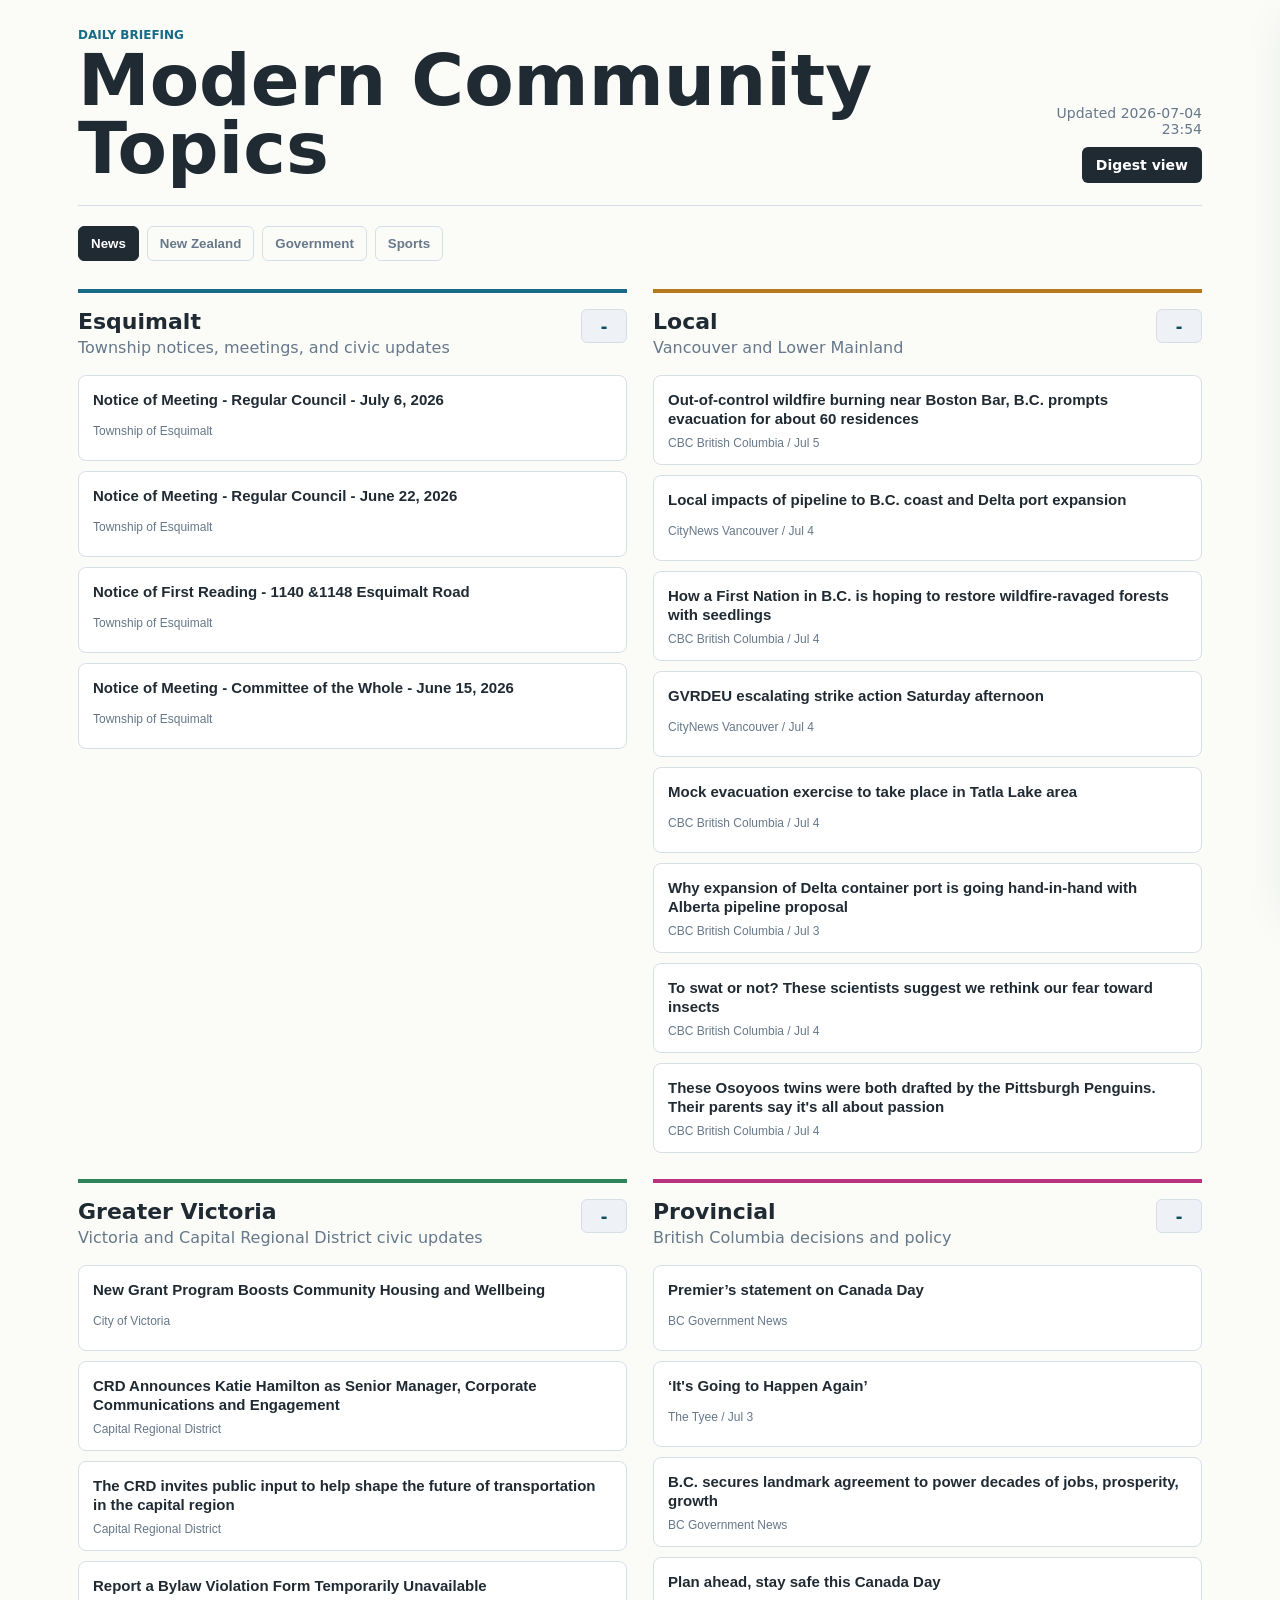
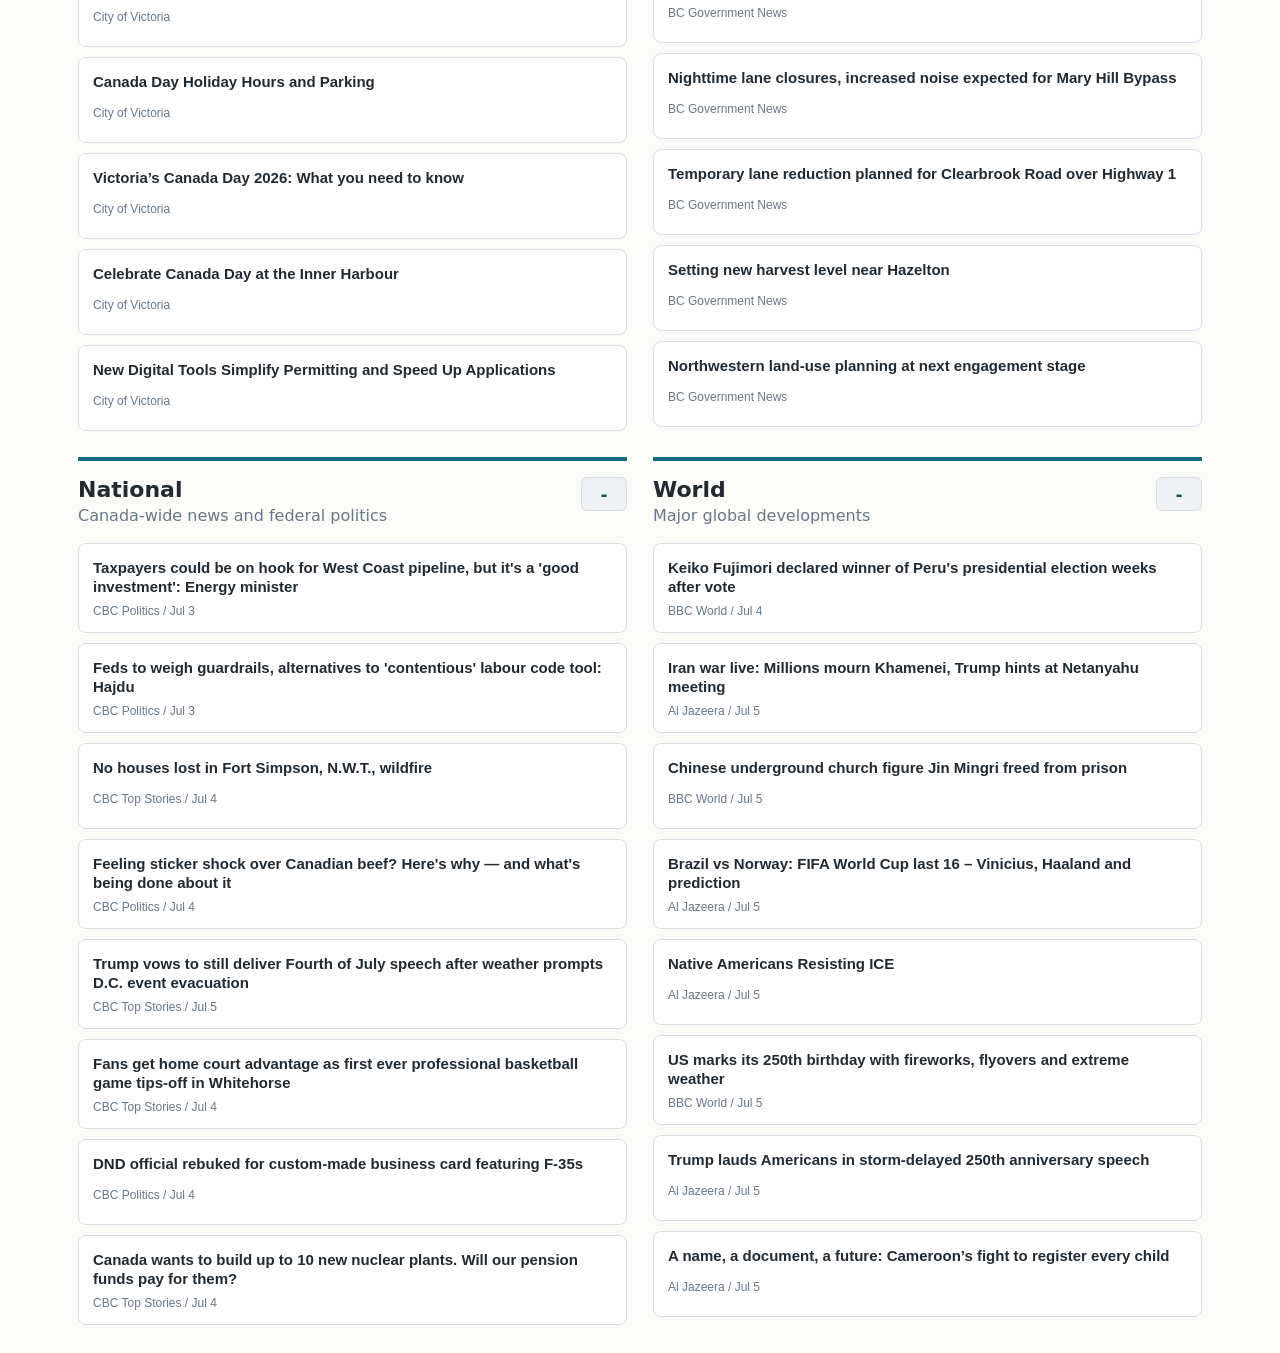
<file: web/index.html>
<!doctype html>
<html lang="en">
  <head>
    <meta charset="utf-8">
    <meta name="viewport" content="width=device-width, initial-scale=1">
    <meta name="theme-color" content="#1c3442">
    <meta name="apple-mobile-web-app-capable" content="yes">
    <meta name="apple-mobile-web-app-title" content="Community">
    <meta name="apple-mobile-web-app-status-bar-style" content="default">
    <title>Modern Community Topics</title>
    <link rel="apple-touch-icon" sizes="180x180" href="apple-touch-icon.png">
    <link rel="icon" type="image/png" sizes="192x192" href="../assets/icon-192.png">
    <link rel="manifest" href="manifest.webmanifest">
    <script>
      window.modernCommunityTopicsAssetVersion =
        new URLSearchParams(window.location.search).get("app") || String(Date.now());
      document.write(
        '<link rel="stylesheet" href="styles.css?v=' +
          encodeURIComponent(window.modernCommunityTopicsAssetVersion) +
          '">'
      );
    </script>
    <noscript><link rel="stylesheet" href="styles.css"></noscript>
  </head>
  <body>
    <main class="shell">
      <header class="topbar">
        <div>
          <p class="eyebrow">Daily Briefing</p>
          <h1>Modern Community Topics</h1>
        </div>
        <div class="meta">
          <span id="generated">Loading</span>
          <a class="digest-link" href="../data/digest.html">Digest view</a>
        </div>
      </header>

      <nav class="tabs" aria-label="Briefing views">
        <button class="tab active" data-view="news">News</button>
        <button class="tab" data-view="new-zealand">New Zealand</button>
        <button class="tab" data-view="government">Government</button>
        <button class="tab" data-view="sports">Sports</button>
      </nav>

      <section class="briefing view active" id="briefing" aria-live="polite"></section>
      <section class="new-zealand view" id="new-zealand" aria-live="polite"></section>
      <section class="government view" id="government" aria-live="polite"></section>
      <section class="sports view" id="sports" aria-live="polite"></section>
    </main>

    <aside class="drawer" id="drawer" aria-hidden="true">
      <button class="close" id="closeDrawer" aria-label="Close story">x</button>
      <p class="drawer-source" id="drawerSource"></p>
      <h2 id="drawerTitle"></h2>
      <p id="drawerDescription"></p>
      <a class="primary-link" id="drawerLink" href="#">Read original</a>
      <div class="article-excerpt" id="articleExcerpt"></div>
      <div class="related">
        <h3>Other Coverage</h3>
        <ul id="relatedList"></ul>
      </div>
    </aside>

    <script>
      const appScript = document.createElement("script");
      appScript.src = "app.js?v=" + encodeURIComponent(window.modernCommunityTopicsAssetVersion || String(Date.now()));
      document.body.appendChild(appScript);
    </script>
  </body>
</html>
</file>
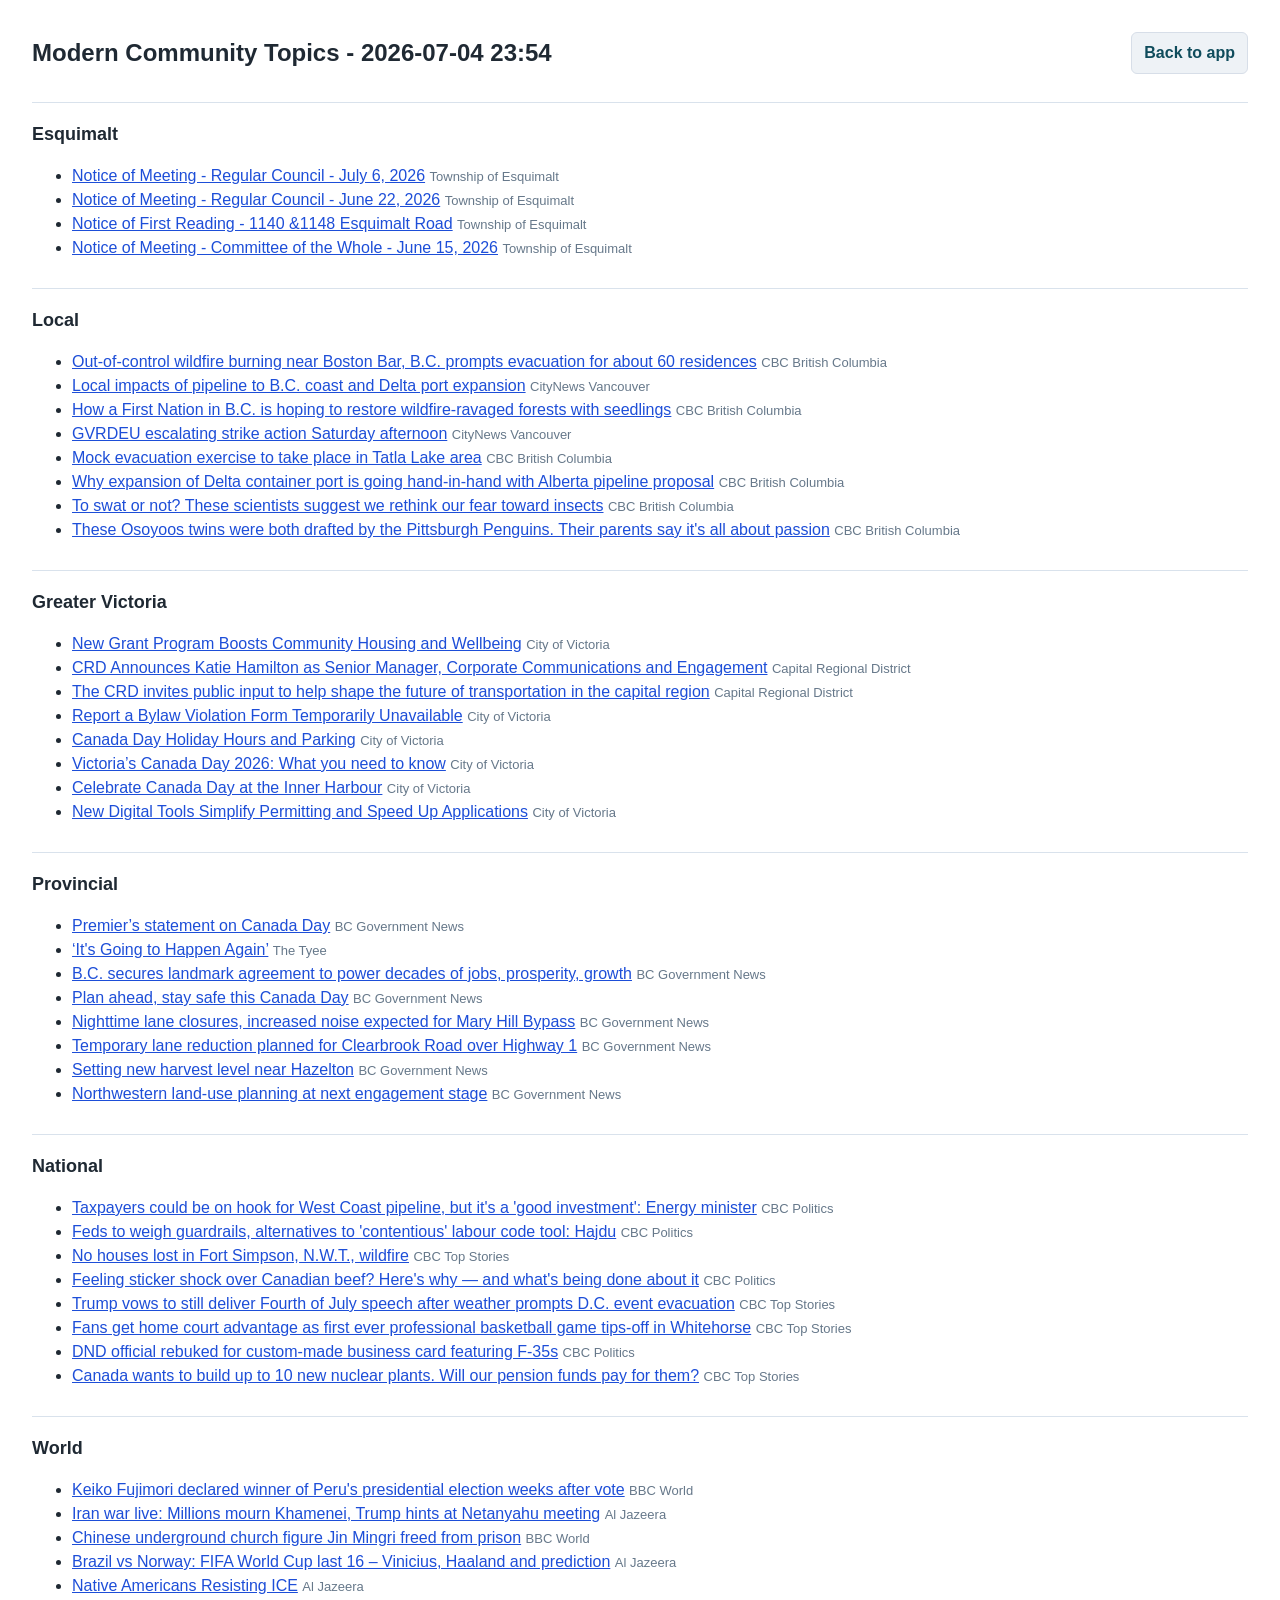
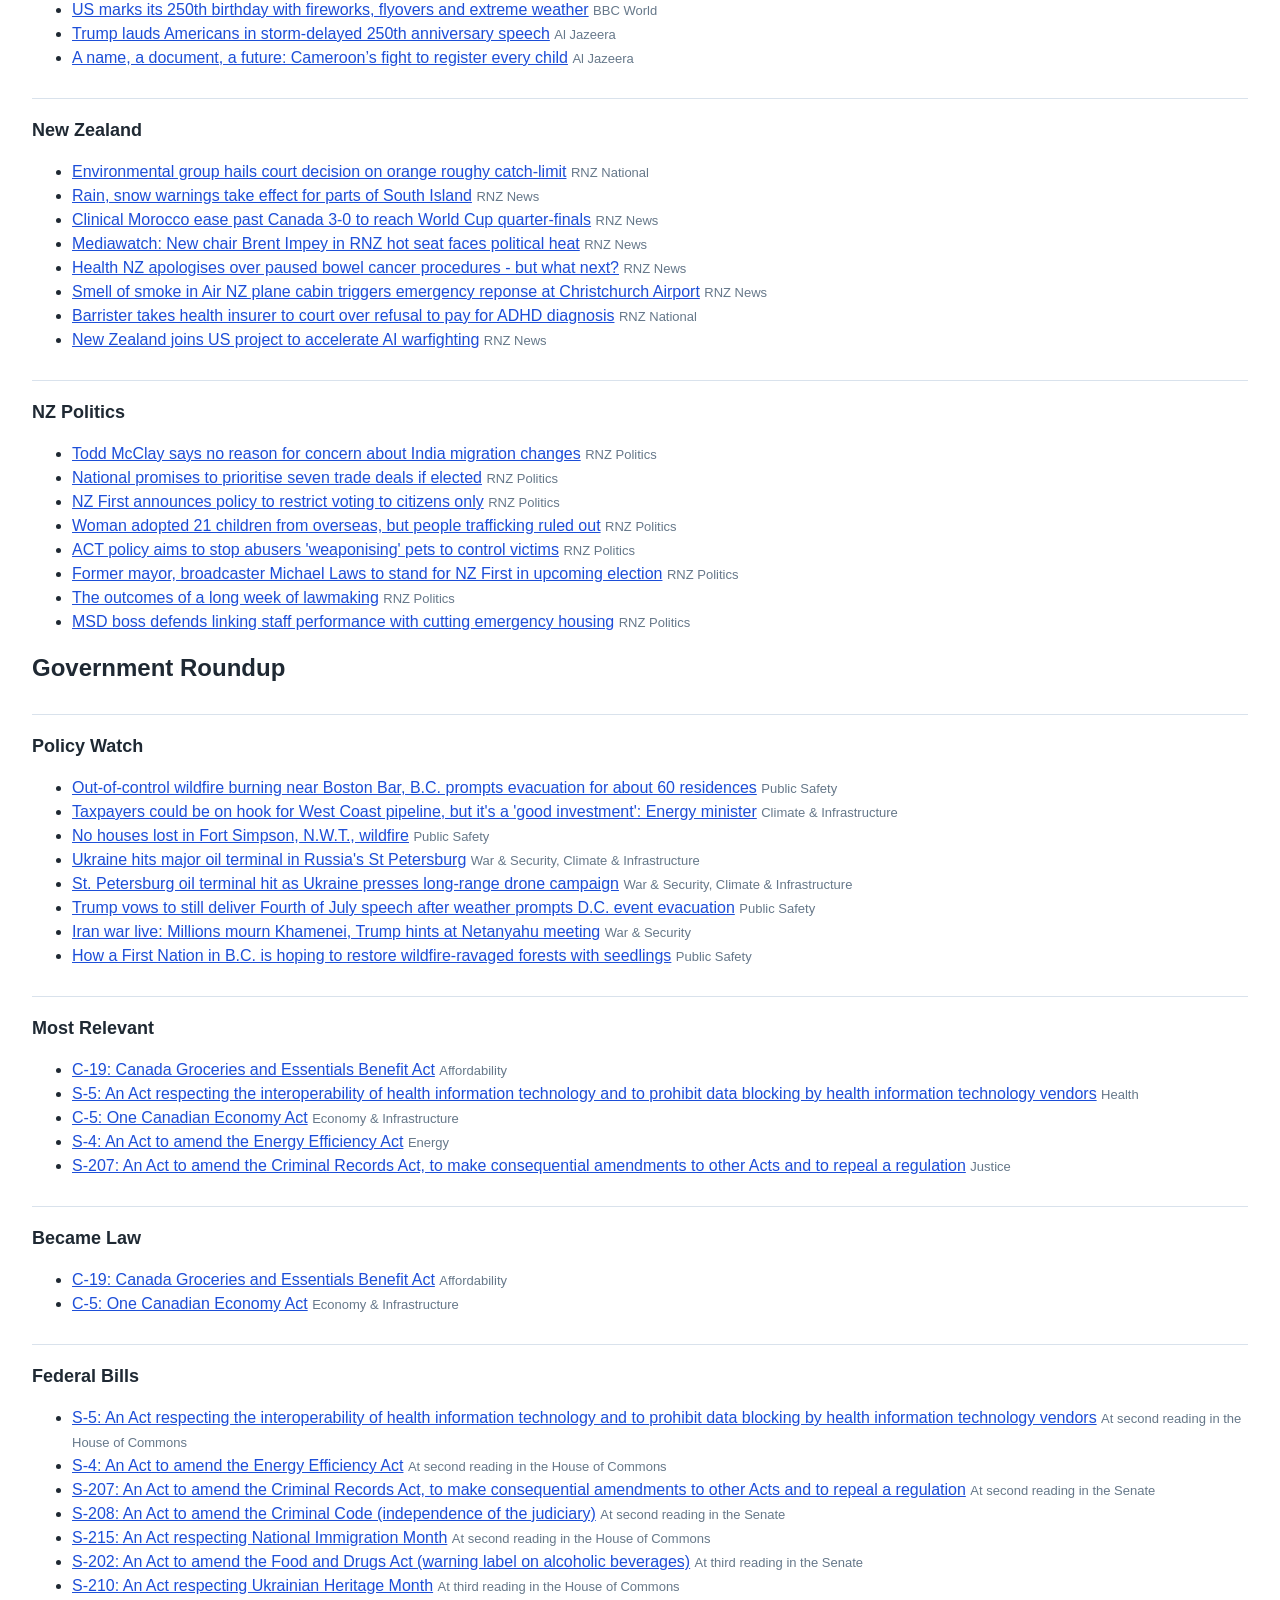
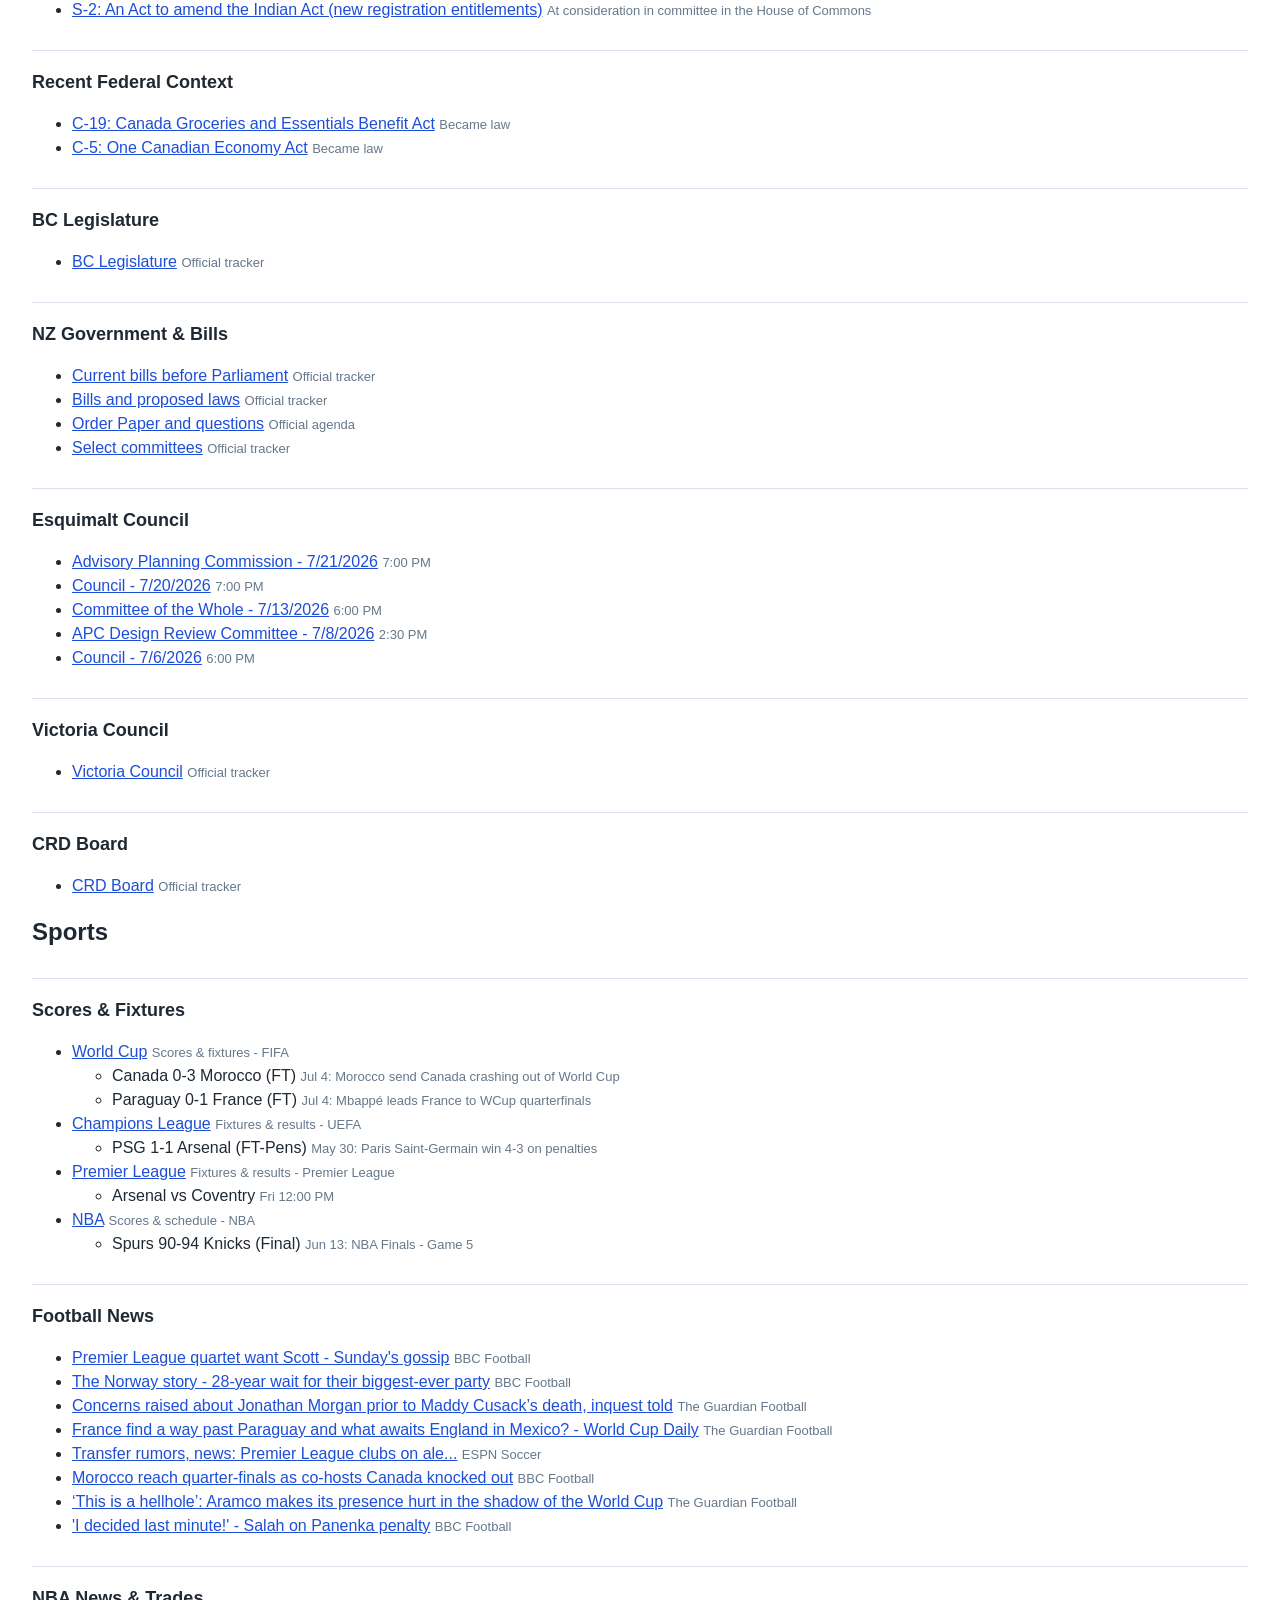
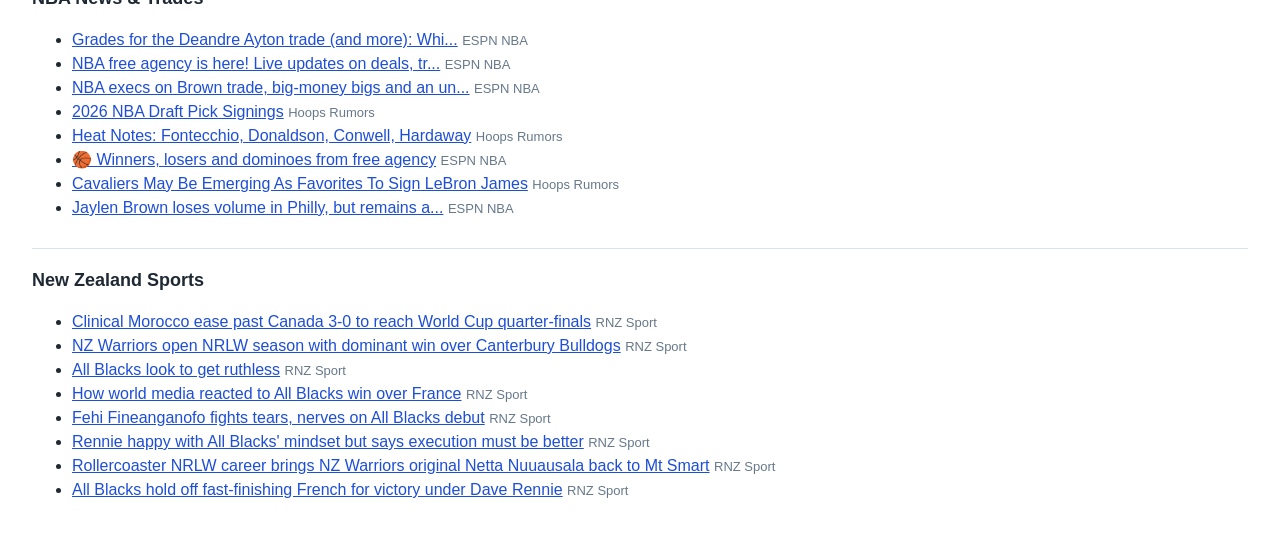
<file: data/digest.html>
<!doctype html>
    <html>
    <head>
      <meta charset="utf-8">
      <title>Modern Community Topics</title>
      <style>
        body { color: #1f2933; font-family: -apple-system, BlinkMacSystemFont, "Segoe UI", sans-serif; line-height: 1.5; margin: 32px; }
        h1 { font-size: 24px; margin: 0; }
        h2 { border-top: 1px solid #d9e2ec; font-size: 18px; margin-top: 28px; padding-top: 18px; }
        a { color: #1d4ed8; }
        .digest-header { align-items: center; display: flex; flex-wrap: wrap; gap: 12px; justify-content: space-between; margin-bottom: 18px; }
        .app-link { background: #eef2f6; border: 1px solid #d7dee8; border-radius: 6px; color: #0f4c5c; display: inline-block; font-weight: 700; padding: 8px 12px; text-decoration: none; }
        span { color: #66788a; font-size: 13px; }
      </style>
    </head>
    <body>
      <div class="digest-header">
        <h1>Modern Community Topics - 2026-07-04 23:54</h1>
        <a class="app-link" href="../web/">Back to app</a>
      </div>
      <h2>Esquimalt</h2><ul><li><a href="https://www.esquimalt.ca/community-events/news/notice-meeting-regular-council-july-6-2026">Notice of Meeting - Regular Council - July 6, 2026</a> <span>Township of Esquimalt</span></li>
<li><a href="https://www.esquimalt.ca/community-events/news/notice-meeting-regular-council-june-22-2026">Notice of Meeting - Regular Council - June 22, 2026</a> <span>Township of Esquimalt</span></li>
<li><a href="https://www.esquimalt.ca/community-events/news/notice-first-reading-1140-1148-esquimalt-road">Notice of First Reading - 1140 &amp;1148 Esquimalt Road</a> <span>Township of Esquimalt</span></li>
<li><a href="https://www.esquimalt.ca/community-events/news/notice-meeting-committee-whole-june-15-2026">Notice of Meeting - Committee of the Whole - June 15, 2026</a> <span>Township of Esquimalt</span></li></ul><h2>Local</h2><ul><li><a href="https://www.cbc.ca/news/canada/british-columbia/wildfire-near-boston-bar-tactical-evacuation-9.7259019?cmp=rss">Out-of-control wildfire burning near Boston Bar, B.C. prompts evacuation for about 60 residences</a> <span>CBC British Columbia</span></li>
<li><a href="https://vancouver.citynews.ca/2026/07/04/local-impacts-pipeline-b-c-coast/">Local impacts of pipeline to B.C. coast and Delta port expansion</a> <span>CityNews Vancouver</span></li>
<li><a href="https://www.cbc.ca/news/canada/british-columbia/osoyoos-forest-nursery-seelings-wildfire-forests-9.7257607?cmp=rss">How a First Nation in B.C. is hoping to restore wildfire-ravaged forests with seedlings</a> <span>CBC British Columbia</span></li>
<li><a href="https://vancouver.citynews.ca/2026/07/04/gvrdeu-escalate-strike-action/">GVRDEU escalating strike action Saturday afternoon</a> <span>CityNews Vancouver</span></li>
<li><a href="https://www.cbc.ca/news/canada/british-columbia/first-responders-conducting-evacuation-training-in-tatla-lake-area-9.7256724?cmp=rss">Mock evacuation exercise to take place in Tatla Lake area</a> <span>CBC British Columbia</span></li>
<li><a href="https://www.cbc.ca/news/canada/british-columbia/southern-pipeline-route-delta-roberts-bank-terminal-2-9.7256890?cmp=rss">Why expansion of Delta container port is going hand-in-hand with Alberta pipeline proposal</a> <span>CBC British Columbia</span></li>
<li><a href="https://www.cbc.ca/radio/sunday/insects-are-friends-not-foe-9.7242587?cmp=rss">To swat or not? These scientists suggest we rethink our fear toward insects</a> <span>CBC British Columbia</span></li>
<li><a href="https://www.cbc.ca/news/canada/british-columbia/osoyoos-bc-hockey-twins-drafted-nhl-pittsburgh-penguins-9.7255200?cmp=rss">These Osoyoos twins were both drafted by the Pittsburgh Penguins. Their parents say it&#x27;s all about passion</a> <span>CBC British Columbia</span></li></ul><h2>Greater Victoria</h2><ul><li><a href="https://www.victoria.ca/city-government/news/new-grant-program-boosts-community-housing-and-wellbeing">New Grant Program Boosts Community Housing and Wellbeing</a> <span>City of Victoria</span></li>
<li><a href="https://www.crd.ca/news/crd-announces-katie-hamilton-senior-manager-corporate-communications-and-engagement">​CRD Announces Katie Hamilton as Senior Manager, Corporate Communications and Engagement</a> <span>Capital Regional District</span></li>
<li><a href="https://www.crd.ca/news/crd-invites-public-input-help-shape-future-transportation-capital-region">The CRD invites public input to help shape the future of transportation in the capital region</a> <span>Capital Regional District</span></li>
<li><a href="https://www.victoria.ca/city-government/news/report-bylaw-violation-form-temporarily-unavailable">Report a Bylaw Violation Form Temporarily Unavailable</a> <span>City of Victoria</span></li>
<li><a href="https://www.victoria.ca/city-government/news/canada-day-holiday-hours-and-parking-3">Canada Day Holiday Hours and Parking</a> <span>City of Victoria</span></li>
<li><a href="https://www.victoria.ca/city-government/news/victorias-canada-day-2026-what-you-need-know">Victoria’s Canada Day 2026: What you need to know</a> <span>City of Victoria</span></li>
<li><a href="https://www.victoria.ca/city-government/news/celebrate-canada-day-inner-harbour">Celebrate Canada Day at the Inner Harbour</a> <span>City of Victoria</span></li>
<li><a href="https://www.victoria.ca/city-government/news/new-digital-tools-simplify-permitting-and-speed-applications">New Digital Tools Simplify Permitting and Speed Up Applications</a> <span>City of Victoria</span></li></ul><h2>Provincial</h2><ul><li><a href="https://news.gov.bc.ca/releases/2026PREM0043-000761">Premier’s statement on Canada Day</a> <span>BC Government News</span></li>
<li><a href="https://thetyee.ca/News/2026/07/03/Going-Happen-Again/">‘It&#x27;s Going to Happen Again’</a> <span>The Tyee</span></li>
<li><a href="https://news.gov.bc.ca/releases/2026PREM0046-000779">B.C. secures landmark agreement to power decades of jobs, prosperity, growth</a> <span>BC Government News</span></li>
<li><a href="https://news.gov.bc.ca/releases/2026EMCR0029-000754">Plan ahead, stay safe this Canada Day</a> <span>BC Government News</span></li>
<li><a href="https://news.gov.bc.ca/releases/2026TT0063-000782">Nighttime lane closures, increased noise expected for Mary Hill Bypass</a> <span>BC Government News</span></li>
<li><a href="https://news.gov.bc.ca/releases/2026TT0064-000783">Temporary lane reduction planned for Clearbrook Road over Highway 1</a> <span>BC Government News</span></li>
<li><a href="https://news.gov.bc.ca/releases/2026FOR0034-000780">Setting new harvest level near Hazelton</a> <span>BC Government News</span></li>
<li><a href="https://news.gov.bc.ca/releases/2026WLRS0031-000781">Northwestern land-use planning at next engagement stage</a> <span>BC Government News</span></li></ul><h2>National</h2><ul><li><a href="https://www.cbc.ca/news/politics/taxpayers-could-be-on-hook-for-west-coast-pipeline-but-it-s-a-good-investment-energy-minister-9.7258006?cmp=rss">Taxpayers could be on hook for West Coast pipeline, but it&#x27;s a &#x27;good investment&#x27;: Energy minister</a> <span>CBC Politics</span></li>
<li><a href="https://www.cbc.ca/news/politics/feds-to-weigh-guardrails-alternatives-to-contentious-labour-code-tool-hajdu-9.7257490?cmp=rss">Feds to weigh guardrails, alternatives to &#x27;contentious&#x27; labour code tool: Hajdu</a> <span>CBC Politics</span></li>
<li><a href="https://www.cbc.ca/news/canada/north/fort-simpson-nwt-wildfire-9.7258696?cmp=rss">No houses lost in Fort Simpson, N.W.T., wildfire</a> <span>CBC Top Stories</span></li>
<li><a href="https://www.cbc.ca/news/politics/beef-prices-federal-government-interprovincial-trade-barrier-slaughterhouse-meat-9.7258043?cmp=rss">Feeling sticker shock over Canadian beef? Here&#x27;s why — and what&#x27;s being done about it</a> <span>CBC Politics</span></li>
<li><a href="https://www.cbc.ca/news/world/national-mall-evacuations-storm-trump-fourth-of-july-speech-9.7258943?cmp=rss">Trump vows to still deliver Fourth of July speech after weather prompts D.C. event evacuation</a> <span>CBC Top Stories</span></li>
<li><a href="https://www.cbc.ca/news/canada/north/professional-basketball-game-whitehorse-9.7258036?cmp=rss">Fans get home court advantage as first ever professional basketball game tips-off in Whitehorse</a> <span>CBC Top Stories</span></li>
<li><a href="https://www.cbc.ca/news/politics/f-35s-defence-department-business-card-9.7257273?cmp=rss">DND official rebuked for custom-made business card featuring F-35s</a> <span>CBC Politics</span></li>
<li><a href="https://www.cbc.ca/news/science/nuclear-strategy-pensions-electricity-9.7257049?cmp=rss">Canada wants to build up to 10 new nuclear plants. Will our pension funds pay for them?</a> <span>CBC Top Stories</span></li></ul><h2>World</h2><ul><li><a href="https://www.bbc.co.uk/news/articles/cr5jpvv06e1o?at_medium=RSS&amp;at_campaign=rss">Keiko Fujimori declared winner of Peru&#x27;s presidential election weeks after vote</a> <span>BBC World</span></li>
<li><a href="https://www.aljazeera.com/news/liveblog/2026/7/5/iran-war-live-huge-crowds-mourn-khamenei-trump-vows-calm-during-funeral?traffic_source=rss">Iran war live: Millions mourn Khamenei, Trump hints at Netanyahu meeting</a> <span>Al Jazeera</span></li>
<li><a href="https://www.bbc.co.uk/news/articles/c4gy51ky75vo?at_medium=RSS&amp;at_campaign=rss">Chinese underground church figure Jin Mingri freed from prison</a> <span>BBC World</span></li>
<li><a href="https://www.aljazeera.com/sports/2026/7/5/brazil-vs-norway-fifa-world-cup-last-16-vinicius-haaland-and-prediction?traffic_source=rss">Brazil vs Norway: FIFA World Cup last 16 – Vinicius, Haaland and prediction</a> <span>Al Jazeera</span></li>
<li><a href="https://www.aljazeera.com/video/witness/2026/7/5/native-americans-resisting-ice?traffic_source=rss">Native Americans Resisting ICE</a> <span>Al Jazeera</span></li>
<li><a href="https://www.bbc.co.uk/news/articles/cp9lppvkmz5o?at_medium=RSS&amp;at_campaign=rss">US marks its 250th birthday with fireworks, flyovers and extreme weather</a> <span>BBC World</span></li>
<li><a href="https://www.aljazeera.com/video/newsfeed/2026/7/5/aje-onl-nf_trump-lauds-americans-in-250th-anniversary-speech-050726?traffic_source=rss">Trump lauds Americans in storm-delayed 250th anniversary speech</a> <span>Al Jazeera</span></li>
<li><a href="https://www.aljazeera.com/news/2026/7/5/a-name-a-document-a-future-cameroons-fight-to-register-every-child?traffic_source=rss">A name, a document, a future: Cameroon’s fight to register every child</a> <span>Al Jazeera</span></li></ul><h2>New Zealand</h2><ul><li><a href="https://www.rnz.co.nz/news/crime-and-justice/657361/environmental-group-hails-court-decision-on-orange-roughy-catch-limit">Environmental group hails court decision on orange roughy catch-limit</a> <span>RNZ National</span></li>
<li><a href="https://www.rnz.co.nz/news/weather/672039/rain-snow-warnings-take-effect-for-parts-of-south-island">Rain, snow warnings take effect for parts of South Island</a> <span>RNZ News</span></li>
<li><a href="https://www.rnz.co.nz/news/sport/674418/clinical-morocco-ease-past-canada-3-0-to-reach-world-cup-quarter-finals">Clinical Morocco ease past Canada 3-0 to reach World Cup quarter-finals</a> <span>RNZ News</span></li>
<li><a href="https://www.rnz.co.nz/news/media-technology/672633/mediawatch-new-chair-brent-impey-in-rnz-hot-seat-faces-political-heat">Mediawatch: New chair Brent Impey in RNZ hot seat faces political heat</a> <span>RNZ News</span></li>
<li><a href="https://www.rnz.co.nz/news/health/671797/health-nz-apologises-over-paused-bowel-cancer-procedures-but-what-next">Health NZ apologises over paused bowel cancer procedures - but what next?</a> <span>RNZ News</span></li>
<li><a href="https://www.rnz.co.nz/news/emergency/666897/smell-of-smoke-in-air-nz-plane-cabin-triggers-emergency-reponse-at-christchurch-airport">Smell of smoke in Air NZ plane cabin triggers emergency reponse at Christchurch Airport</a> <span>RNZ News</span></li>
<li><a href="https://www.rnz.co.nz/news/health/657278/barrister-takes-health-insurer-to-court-over-refusal-to-pay-for-adhd-diagnosis">Barrister takes health insurer to court over refusal to pay for ADHD diagnosis</a> <span>RNZ National</span></li>
<li><a href="https://www.rnz.co.nz/news/world/674778/new-zealand-joins-us-project-to-accelerate-ai-warfighting">New Zealand joins US project to accelerate AI warfighting</a> <span>RNZ News</span></li></ul><h2>NZ Politics</h2><ul><li><a href="https://www.rnz.co.nz/news/political/673879/todd-mcclay-says-no-reason-for-concern-about-india-migration-changes">Todd McClay says no reason for concern about India migration changes</a> <span>RNZ Politics</span></li>
<li><a href="https://www.rnz.co.nz/news/political/672751/national-promises-to-prioritise-seven-trade-deals-if-elected">National promises to prioritise seven trade deals if elected</a> <span>RNZ Politics</span></li>
<li><a href="https://www.rnz.co.nz/news/political/673830/nz-first-announces-policy-to-restrict-voting-to-citizens-only">NZ First announces policy to restrict voting to citizens only</a> <span>RNZ Politics</span></li>
<li><a href="https://www.rnz.co.nz/news/political/665957/woman-adopted-21-children-from-overseas-but-people-trafficking-ruled-out">Woman adopted 21 children from overseas, but people trafficking ruled out</a> <span>RNZ Politics</span></li>
<li><a href="https://www.rnz.co.nz/news/political/673624/act-policy-aims-to-stop-abusers-weaponising-pets-to-control-victims">ACT policy aims to stop abusers &#x27;weaponising&#x27; pets to control victims</a> <span>RNZ Politics</span></li>
<li><a href="https://www.rnz.co.nz/news/political/658049/former-mayor-broadcaster-michael-laws-to-stand-for-nz-first-in-upcoming-election">Former mayor, broadcaster Michael Laws to stand for NZ First in upcoming election</a> <span>RNZ Politics</span></li>
<li><a href="https://www.rnz.co.nz/news/political/673386/the-outcomes-of-a-long-week-of-lawmaking">The outcomes of a long week of lawmaking</a> <span>RNZ Politics</span></li>
<li><a href="https://www.rnz.co.nz/news/political/657399/msd-boss-defends-linking-staff-performance-with-cutting-emergency-housing">MSD boss defends linking staff performance with cutting emergency housing</a> <span>RNZ Politics</span></li></ul>
      <h1>Government Roundup</h1>
      <h2>Policy Watch</h2><ul><li><a href="https://www.cbc.ca/news/canada/british-columbia/wildfire-near-boston-bar-tactical-evacuation-9.7259019?cmp=rss">Out-of-control wildfire burning near Boston Bar, B.C. prompts evacuation for about 60 residences</a> <span>Public Safety</span></li>
<li><a href="https://www.cbc.ca/news/politics/taxpayers-could-be-on-hook-for-west-coast-pipeline-but-it-s-a-good-investment-energy-minister-9.7258006?cmp=rss">Taxpayers could be on hook for West Coast pipeline, but it&#x27;s a &#x27;good investment&#x27;: Energy minister</a> <span>Climate &amp; Infrastructure</span></li>
<li><a href="https://www.cbc.ca/news/canada/north/fort-simpson-nwt-wildfire-9.7258696?cmp=rss">No houses lost in Fort Simpson, N.W.T., wildfire</a> <span>Public Safety</span></li>
<li><a href="https://www.bbc.co.uk/news/articles/c8j2vmzxezro?at_medium=RSS&amp;at_campaign=rss">Ukraine hits major oil terminal in Russia&#x27;s St Petersburg</a> <span>War &amp; Security, Climate &amp; Infrastructure</span></li>
<li><a href="https://www.cbc.ca/news/world/st-petersburg-oil-terminal-ukraine-drone-attack-9.7258503?cmp=rss">St. Petersburg oil terminal hit as Ukraine presses long-range drone campaign</a> <span>War &amp; Security, Climate &amp; Infrastructure</span></li>
<li><a href="https://www.cbc.ca/news/world/national-mall-evacuations-storm-trump-fourth-of-july-speech-9.7258943?cmp=rss">Trump vows to still deliver Fourth of July speech after weather prompts D.C. event evacuation</a> <span>Public Safety</span></li>
<li><a href="https://www.aljazeera.com/news/liveblog/2026/7/5/iran-war-live-huge-crowds-mourn-khamenei-trump-vows-calm-during-funeral?traffic_source=rss">Iran war live: Millions mourn Khamenei, Trump hints at Netanyahu meeting</a> <span>War &amp; Security</span></li>
<li><a href="https://www.cbc.ca/news/canada/british-columbia/osoyoos-forest-nursery-seelings-wildfire-forests-9.7257607?cmp=rss">How a First Nation in B.C. is hoping to restore wildfire-ravaged forests with seedlings</a> <span>Public Safety</span></li></ul><h2>Most Relevant</h2><ul><li><a href="https://www.parl.ca/legisinfo/en/bill/45-1/c-19">C-19: Canada Groceries and Essentials Benefit Act</a> <span>Affordability</span></li>
<li><a href="https://www.parl.ca/legisinfo/en/bill/45-1/s-5">S-5: An Act respecting the interoperability of health information technology and to prohibit data blocking by health information technology vendors</a> <span>Health</span></li>
<li><a href="https://www.parl.ca/legisinfo/en/bill/45-1/c-5">C-5: One Canadian Economy Act</a> <span>Economy &amp; Infrastructure</span></li>
<li><a href="https://www.parl.ca/legisinfo/en/bill/45-1/s-4">S-4: An Act to amend the Energy Efficiency Act</a> <span>Energy</span></li>
<li><a href="https://www.parl.ca/legisinfo/en/bill/45-1/s-207">S-207: An Act to amend the Criminal Records Act, to make consequential amendments to other Acts and to repeal a regulation</a> <span>Justice</span></li></ul><h2>Became Law</h2><ul><li><a href="https://www.parl.ca/legisinfo/en/bill/45-1/c-19">C-19: Canada Groceries and Essentials Benefit Act</a> <span>Affordability</span></li>
<li><a href="https://www.parl.ca/legisinfo/en/bill/45-1/c-5">C-5: One Canadian Economy Act</a> <span>Economy &amp; Infrastructure</span></li></ul><h2>Federal Bills</h2><ul><li><a href="https://www.parl.ca/legisinfo/en/bill/45-1/s-5">S-5: An Act respecting the interoperability of health information technology and to prohibit data blocking by health information technology vendors</a> <span>At second reading in the House of Commons</span></li>
<li><a href="https://www.parl.ca/legisinfo/en/bill/45-1/s-4">S-4: An Act to amend the Energy Efficiency Act</a> <span>At second reading in the House of Commons</span></li>
<li><a href="https://www.parl.ca/legisinfo/en/bill/45-1/s-207">S-207: An Act to amend the Criminal Records Act, to make consequential amendments to other Acts and to repeal a regulation</a> <span>At second reading in the Senate</span></li>
<li><a href="https://www.parl.ca/legisinfo/en/bill/45-1/s-208">S-208: An Act to amend the Criminal Code (independence of the judiciary)</a> <span>At second reading in the Senate</span></li>
<li><a href="https://www.parl.ca/legisinfo/en/bill/45-1/s-215">S-215: An Act respecting National Immigration Month</a> <span>At second reading in the House of Commons</span></li>
<li><a href="https://www.parl.ca/legisinfo/en/bill/45-1/s-202">S-202: An Act to amend the Food and Drugs Act (warning label on alcoholic beverages)</a> <span>At third reading in the Senate</span></li>
<li><a href="https://www.parl.ca/legisinfo/en/bill/45-1/s-210">S-210: An Act respecting Ukrainian Heritage Month</a> <span>At third reading in the House of Commons</span></li>
<li><a href="https://www.parl.ca/legisinfo/en/bill/45-1/s-2">S-2: An Act to amend the Indian Act (new registration entitlements)</a> <span>At consideration in committee in the House of Commons</span></li></ul><h2>Recent Federal Context</h2><ul><li><a href="https://www.parl.ca/legisinfo/en/bill/45-1/c-19">C-19: Canada Groceries and Essentials Benefit Act</a> <span>Became law</span></li>
<li><a href="https://www.parl.ca/legisinfo/en/bill/45-1/c-5">C-5: One Canadian Economy Act</a> <span>Became law</span></li></ul><h2>BC Legislature</h2><ul><li><a href="https://www.leg.bc.ca/parliamentary-business/overview/43rd-parliament/1st-session/bills/progress-of-bills">BC Legislature</a> <span>Official tracker</span></li></ul><h2>NZ Government &amp; Bills</h2><ul><li><a href="https://bills.parliament.nz/">Current bills before Parliament</a> <span>Official tracker</span></li>
<li><a href="https://www.parliament.nz/en/pb/bills-and-laws/bills-proposed-laws/">Bills and proposed laws</a> <span>Official tracker</span></li>
<li><a href="https://www.parliament.nz/en/pb/order-paper-questions/">Order Paper and questions</a> <span>Official agenda</span></li>
<li><a href="https://www.parliament.nz/en/pb/sc/">Select committees</a> <span>Official tracker</span></li></ul><h2>Esquimalt Council</h2><ul><li><a href="https://esquimalt.ca.legistar.com/Calendar.aspx">Advisory Planning Commission - 7/21/2026</a> <span>7:00 PM</span></li>
<li><a href="https://esquimalt.ca.legistar.com/Calendar.aspx">Council - 7/20/2026</a> <span>7:00 PM</span></li>
<li><a href="https://esquimalt.ca.legistar.com/Calendar.aspx">Committee of the Whole - 7/13/2026</a> <span>6:00 PM</span></li>
<li><a href="https://esquimalt.ca.legistar.com/Calendar.aspx">APC Design Review Committee - 7/8/2026</a> <span>2:30 PM</span></li>
<li><a href="https://esquimalt.ca.legistar.com/Calendar.aspx">Council - 7/6/2026</a> <span>6:00 PM</span></li></ul><h2>Victoria Council</h2><ul><li><a href="https://www.victoria.ca/city-government/mayor-council/council-committee-meetings">Victoria Council</a> <span>Official tracker</span></li></ul><h2>CRD Board</h2><ul><li><a href="https://www.crd.ca/about/board-committees/meeting-schedule">CRD Board</a> <span>Official tracker</span></li></ul>
      <h1>Sports</h1>
      <h2>Scores & Fixtures</h2><ul><li><a href="https://www.fifa.com/en/tournaments/mens/worldcup/canadamexicousa2026/scores-fixtures">World Cup</a> <span>Scores &amp; fixtures - FIFA</span><ul><li>Canada 0-3 Morocco (FT) <span>Jul 4: Morocco send Canada crashing out of World Cup</span></li>
<li>Paraguay 0-1 France (FT) <span>Jul 4: Mbappé leads France to WCup quarterfinals</span></li></ul></li>
<li><a href="https://www.uefa.com/uefachampionsleague/fixtures-results/">Champions League</a> <span>Fixtures &amp; results - UEFA</span><ul><li>PSG 1-1 Arsenal (FT-Pens) <span>May 30: Paris Saint-Germain win 4-3 on penalties</span></li></ul></li>
<li><a href="https://www.premierleague.com/fixtures">Premier League</a> <span>Fixtures &amp; results - Premier League</span><ul><li>Arsenal vs Coventry <span>Fri 12:00 PM</span></li></ul></li>
<li><a href="https://www.nba.com/games">NBA</a> <span>Scores &amp; schedule - NBA</span><ul><li>Spurs 90-94 Knicks (Final) <span>Jun 13: NBA Finals - Game 5</span></li></ul></li></ul><h2>Football News</h2><ul><li><a href="https://www.bbc.co.uk/sport/football/articles/c0ey2rrvld4o?at_medium=RSS&amp;at_campaign=rss">Premier League quartet want Scott - Sunday&#x27;s gossip</a> <span>BBC Football</span></li>
<li><a href="https://www.bbc.co.uk/sport/football/videos/cpq3pgdp500o?at_medium=RSS&amp;at_campaign=rss">The Norway story - 28-year wait for their biggest-ever party</a> <span>BBC Football</span></li>
<li><a href="https://www.theguardian.com/football/2026/jul/03/maddy-cusack-jonathan-morgan-womens-football-inquest">Concerns raised about Jonathan Morgan prior to Maddy Cusack’s death, inquest told</a> <span>The Guardian Football</span></li>
<li><a href="https://www.theguardian.com/football/audio/2026/jul/05/france-find-a-way-past-paraguay-and-what-awaits-england-in-mexico-world-cup-daily">France find a way past Paraguay and what awaits England in Mexico? - World Cup Daily</a> <span>The Guardian Football</span></li>
<li><a href="https://www.espn.com/soccer/story/_/id/49265988/transfer-rumors-news-premier-league-clubs-alert-barcelona-france-defender">Transfer rumors, news: Premier League clubs on ale...</a> <span>ESPN Soccer</span></li>
<li><a href="https://www.bbc.co.uk/sport/football/videos/cddlpql2e98o?at_medium=RSS&amp;at_campaign=rss">Morocco reach quarter-finals as co-hosts Canada knocked out</a> <span>BBC Football</span></li>
<li><a href="https://www.theguardian.com/football/2026/jul/04/aramco-world-cup-fifa-port-arthur-texas-houston">‘This is a hellhole’: Aramco makes its presence hurt in the shadow of the World Cup</a> <span>The Guardian Football</span></li>
<li><a href="https://www.bbc.co.uk/sport/football/videos/cg53p2qym2jo?at_medium=RSS&amp;at_campaign=rss">&#x27;I decided last minute!&#x27; - Salah on Panenka penalty</a> <span>BBC Football</span></li></ul><h2>NBA News &amp; Trades</h2><ul><li><a href="https://www.espn.com/nba/story/_/id/49135150/2026-nba-offseason-trade-grades-contracts-new-deals-rosters-teams">Grades for the Deandre Ayton trade (and more): Whi...</a> <span>ESPN NBA</span></li>
<li><a href="https://www.espn.com/nba/story/_/id/48377855/2026-nba-buzz-latest-live-updates-news-intel-nba-draft-offseason">NBA free agency is here! Live updates on deals, tr...</a> <span>ESPN NBA</span></li>
<li><a href="https://www.espn.com/nba/story/_/id/49254909/what-nba-execs-buzzing-jaylen-brown-celtics-sixers-walker-kessler-los-angeles-lakers-big-money-bigs-salary-cap">NBA execs on Brown trade, big-money bigs and an un...</a> <span>ESPN NBA</span></li>
<li><a href="https://www.hoopsrumors.com/2026/07/2026-nba-draft-pick-signings.html">2026 NBA Draft Pick Signings</a> <span>Hoops Rumors</span></li>
<li><a href="https://www.hoopsrumors.com/2026/07/heat-notes-fontecchio-donaldson-conwell-hardaway.html">Heat Notes: Fontecchio, Donaldson, Conwell, Hardaway</a> <span>Hoops Rumors</span></li>
<li><a href="https://www.espn.com/nba/story/_/id/49241663/nba-free-agency-2026-winners-losers-teams-trades-signings-contracts-better-worse">🏀 Winners, losers and dominoes from free agency</a> <span>ESPN NBA</span></li>
<li><a href="https://www.hoopsrumors.com/2026/07/cavaliers-may-be-emerging-as-favorites-to-sign-lebron-james.html">Cavaliers May Be Emerging As Favorites To Sign LeBron James</a> <span>Hoops Rumors</span></li>
<li><a href="https://www.espn.com/fantasy/basketball/story/_/id/49242507/fantasy-basketball-top-players-trade-jaylen-brown-paul-george">Jaylen Brown loses volume in Philly, but remains a...</a> <span>ESPN NBA</span></li></ul><h2>New Zealand Sports</h2><ul><li><a href="https://www.rnz.co.nz/news/sport/674418/clinical-morocco-ease-past-canada-3-0-to-reach-world-cup-quarter-finals">Clinical Morocco ease past Canada 3-0 to reach World Cup quarter-finals</a> <span>RNZ Sport</span></li>
<li><a href="https://www.rnz.co.nz/news/sport/673953/nz-warriors-open-nrlw-season-with-dominant-win-over-canterbury-bulldogs">NZ Warriors open NRLW season with dominant win over Canterbury Bulldogs</a> <span>RNZ Sport</span></li>
<li><a href="https://www.rnz.co.nz/news/sport/674296/all-blacks-look-to-get-ruthless">All Blacks look to get ruthless</a> <span>RNZ Sport</span></li>
<li><a href="https://www.rnz.co.nz/news/sport/673756/how-world-media-reacted-to-all-blacks-win-over-france">How world media reacted to All Blacks win over France</a> <span>RNZ Sport</span></li>
<li><a href="https://www.rnz.co.nz/news/sport/671718/fehi-fineanganofo-fights-tears-nerves-on-all-blacks-debut">Fehi Fineanganofo fights tears, nerves on All Blacks debut</a> <span>RNZ Sport</span></li>
<li><a href="https://www.rnz.co.nz/news/sport/671533/rennie-happy-with-all-blacks-mindset-but-says-execution-must-be-better">Rennie happy with All Blacks&#x27; mindset but says execution must be better</a> <span>RNZ Sport</span></li>
<li><a href="https://www.rnz.co.nz/news/sport/669958/rollercoaster-nrlw-career-brings-nz-warriors-original-netta-nuuausala-back-to-mt-smart">Rollercoaster NRLW career brings NZ Warriors original Netta Nuuausala back to Mt Smart</a> <span>RNZ Sport</span></li>
<li><a href="https://www.rnz.co.nz/news/sport/667908/all-blacks-hold-off-fast-finishing-french-for-victory-under-dave-rennie">All Blacks hold off fast-finishing French for victory under Dave Rennie</a> <span>RNZ Sport</span></li></ul>
    </body>
    </html>
</file>
<file: web/styles.css>
:root {
  color-scheme: light;
  --ink: #202a33;
  --muted: #66788a;
  --line: #d7dee8;
  --paper: #fbfcf8;
  --panel: #ffffff;
  --accent: #176b87;
  --accent-strong: #0f4c5c;
  --gold: #b7791f;
  --green: #2f855a;
  --rose: #b83280;
  --shadow: 0 18px 50px rgba(26, 45, 66, 0.14);
}

* {
  box-sizing: border-box;
}

body {
  background: var(--paper);
  color: var(--ink);
  font-family: Inter, ui-sans-serif, system-ui, -apple-system, BlinkMacSystemFont, "Segoe UI", sans-serif;
  margin: 0;
}

a {
  color: inherit;
}

.shell {
  margin: 0 auto;
  max-width: 1180px;
  padding: 28px;
}

.topbar {
  align-items: end;
  border-bottom: 1px solid var(--line);
  display: flex;
  justify-content: space-between;
  gap: 24px;
  padding-bottom: 22px;
}

.eyebrow {
  color: var(--accent);
  font-size: 12px;
  font-weight: 800;
  letter-spacing: 0;
  margin: 0 0 4px;
  text-transform: uppercase;
}

h1 {
  font-size: clamp(36px, 6vw, 72px);
  line-height: 0.95;
  margin: 0;
}

.meta {
  align-items: end;
  color: var(--muted);
  display: flex;
  flex-direction: column;
  font-size: 14px;
  gap: 10px;
  text-align: right;
}

.digest-link,
.primary-link {
  background: var(--ink);
  border-radius: 6px;
  color: white;
  font-weight: 750;
  padding: 10px 14px;
  text-decoration: none;
}

.tabs {
  align-items: center;
  display: flex;
  gap: 8px;
  padding-top: 20px;
}

.tab {
  background: transparent;
  border: 1px solid var(--line);
  border-radius: 6px;
  color: var(--muted);
  cursor: pointer;
  font-weight: 800;
  padding: 9px 12px;
}

.tab.active {
  background: var(--ink);
  border-color: var(--ink);
  color: white;
}

.view {
  display: none;
}

.view.active {
  display: grid;
}

.briefing {
  gap: 26px;
  grid-template-columns: repeat(2, minmax(0, 1fr));
  padding-top: 28px;
}

.government {
  gap: 26px;
  grid-template-columns: repeat(2, minmax(0, 1fr));
  padding-top: 28px;
}

.sports {
  gap: 26px;
  grid-template-columns: repeat(2, minmax(0, 1fr));
  padding-top: 28px;
}

.new-zealand {
  gap: 26px;
  grid-template-columns: repeat(2, minmax(0, 1fr));
  padding-top: 28px;
}

.government-overview {
  display: grid;
  gap: 26px;
  grid-column: 1 / -1;
  grid-template-columns: repeat(2, minmax(0, 1fr));
}

.government-summary {
  border-color: var(--green);
}

.section {
  border-top: 4px solid var(--accent);
  padding-top: 16px;
}

.section:nth-child(2) {
  border-color: var(--gold);
}

.section:nth-child(3) {
  border-color: var(--green);
}

.section:nth-child(4) {
  border-color: var(--rose);
}

.section h2 {
  font-size: 22px;
  margin: 0;
}

.focus {
  color: var(--muted);
  margin: 4px 0 16px;
}

.stories {
  display: grid;
  gap: 10px;
  margin: 0;
  padding: 0;
}

.story {
  list-style: none;
}

.story button:not(.collapse-toggle) {
  background: var(--panel);
  border: 1px solid var(--line);
  border-radius: 8px;
  box-shadow: none;
  color: var(--ink);
  cursor: pointer;
  display: grid;
  gap: 7px;
  min-height: 86px;
  padding: 14px;
  text-align: left;
  width: 100%;
}

.story button:not(.collapse-toggle):hover,
.story button:not(.collapse-toggle):focus-visible {
  border-color: var(--accent);
  box-shadow: 0 8px 24px rgba(23, 107, 135, 0.12);
  outline: none;
}

.story-title {
  font-size: 15px;
  font-weight: 760;
  line-height: 1.3;
}

.story-meta {
  color: var(--muted);
  font-size: 12px;
}

.score-button {
  gap: 10px;
}

.score-card-shell {
  background: var(--panel);
  border: 1px solid var(--line);
  border-radius: 8px;
  display: grid;
  gap: 10px;
  padding: 14px;
}

.score-card-shell:hover {
  border-color: var(--accent);
  box-shadow: 0 8px 24px rgba(23, 107, 135, 0.12);
}

.collapsible-heading,
.section-heading {
  align-items: start;
  display: grid;
  gap: 12px;
  grid-template-columns: minmax(0, 1fr) auto;
}

.section-heading {
  margin-bottom: 18px;
}

.score-main-button {
  background: transparent !important;
  border: 0 !important;
  border-radius: 0 !important;
  box-shadow: none !important;
  min-height: 0 !important;
  padding: 0 !important;
}

.collapse-toggle {
  align-items: center;
  background: #eef2f6;
  border: 1px solid var(--line);
  border-radius: 6px;
  color: var(--accent-strong);
  cursor: pointer;
  display: inline-flex;
  font-size: 20px;
  font-weight: 800;
  height: 34px;
  justify-content: center;
  line-height: 1;
  padding: 0;
  width: 46px;
}

.collapse-toggle:hover,
.collapse-toggle:focus-visible {
  background: #e1edf2;
  border-color: var(--accent);
  outline: none;
}

.is-collapsed .collapsible-body {
  display: none;
}

.is-collapsed .section-heading {
  margin-bottom: 0;
}

.is-collapsed .score-card-shell {
  gap: 0;
}

.section-heading .focus {
  margin-bottom: 0;
}

.score-bullets {
  display: grid;
  gap: 8px;
  margin: 2px 0 0;
  padding-left: 20px;
}

.score-bullets li {
  line-height: 1.35;
}

.score-line {
  display: block;
  font-size: 14px;
  font-weight: 720;
}

.score-note,
.score-source {
  color: var(--muted);
  display: block;
  font-size: 12px;
  line-height: 1.35;
  margin-top: 2px;
}

.story-reason {
  color: #344250;
  font-size: 13px;
  line-height: 1.35;
}

.empty,
.error {
  background: #fff7ed;
  border: 1px solid #fed7aa;
  border-radius: 8px;
  color: #7c2d12;
  padding: 14px;
}

.drawer {
  background: white;
  border-left: 1px solid var(--line);
  box-shadow: var(--shadow);
  height: 100vh;
  max-width: 460px;
  overflow: auto;
  padding: 30px;
  position: fixed;
  right: 0;
  top: 0;
  transform: translateX(104%);
  transition: transform 180ms ease;
  width: min(92vw, 460px);
  z-index: 20;
}

.drawer.open {
  transform: translateX(0);
}

.close {
  align-items: center;
  background: #eef2f6;
  border: 0;
  border-radius: 999px;
  color: var(--ink);
  cursor: pointer;
  display: flex;
  font-size: 18px;
  height: 34px;
  justify-content: center;
  margin-left: auto;
  width: 34px;
}

.drawer-source {
  color: var(--accent);
  font-size: 13px;
  font-weight: 800;
  margin: 24px 0 8px;
  text-transform: uppercase;
}

.drawer h2 {
  font-size: 28px;
  line-height: 1.08;
  margin: 0 0 16px;
}

.drawer p {
  color: #344250;
  line-height: 1.55;
}

.article-excerpt {
  border-top: 1px solid var(--line);
  margin-top: 16px;
  padding-top: 16px;
}

.article-excerpt h3 {
  font-size: 15px;
  margin: 0 0 8px;
}

.article-excerpt p {
  margin: 0;
}

.related {
  border-top: 1px solid var(--line);
  margin-top: 26px;
  padding-top: 18px;
}

.related h3 {
  font-size: 15px;
  margin: 0 0 10px;
}

.related ul {
  display: grid;
  gap: 10px;
  margin: 0;
  padding-left: 18px;
}

.related a {
  color: var(--accent-strong);
  font-weight: 700;
}

@media (max-width: 760px) {
  .shell {
    padding: 20px;
  }

  .topbar {
    align-items: start;
    flex-direction: column;
  }

  .meta {
    align-items: start;
    text-align: left;
  }

  .briefing {
    grid-template-columns: 1fr;
  }

  .government {
    grid-template-columns: 1fr;
  }

  .government-overview {
    grid-template-columns: 1fr;
  }

  .sports {
    grid-template-columns: 1fr;
  }

  .new-zealand {
    grid-template-columns: 1fr;
  }

  .section-heading {
    margin-bottom: 26px;
  }
}
</file>
